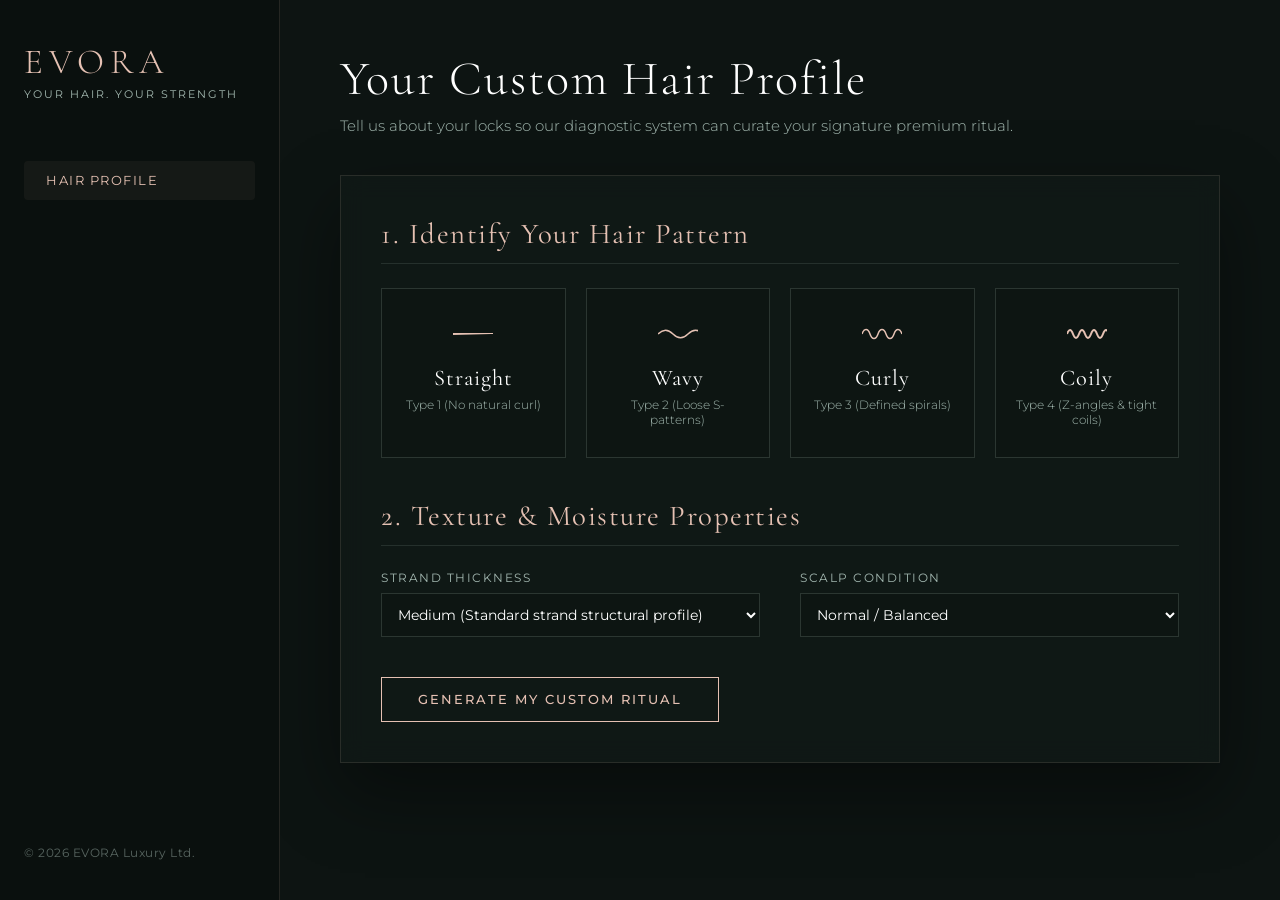
<file: evora/my_admin/templates/haircare-dashboard.html>
<!DOCTYPE html>
<html lang="en">
<head>
    <meta charset="UTF-8">
    <meta name="viewport" content="width=device-width, initial-scale=1.0">
    <title>EVORA - Haircare Dashboard</title>
    <!-- Google Fonts for Luxury Typography -->
    <link rel="preconnect" href="https://fonts.googleapis.com">
    <link rel="preconnect" href="https://fonts.gstatic.com" crossorigin>
    <link href="https://fonts.googleapis.com/css2?family=Cormorant+Garamond:wght@300;400;500&family=Montserrat:wght@300;400;500&display=swap" rel="stylesheet">

    <style>
        /* ==========================================================================
           CORE LAYOUT RESET & BRAND SYSTEM VARIABLES
           ========================================================================== */
        :root {
            --bg-dark-slate: #0d1412;
            --accent-rose-gold: #e5c1b3;
            --accent-sage-green: #a3b8b0;
            --glass-panel: rgba(21, 31, 28, 0.4);
            --border-tint: rgba(229, 193, 179, 0.12);
        }

        html, body {
            margin: 0;
            padding: 0;
            width: 100%;
            height: 100%;
            background-color: var(--bg-dark-slate);
            font-family: 'Montserrat', sans-serif;
            color: #ffffff;
            overflow-x: hidden;
        }

        * {
            box-sizing: border-box;
        }

        /* Two-column App Container Grid layout */
        .dashboard-layout {
            display: grid;
            grid-template-columns: 280px 1fr;
            min-height: 100vh;
        }

        /* ==========================================================================
           LUXURY SIDEBAR NAVIGATION
           ========================================================================== */
        .sidebar {
            background-color: rgba(10, 16, 14, 0.85);
            border-right: 1px solid var(--border-tint);
            padding: 40px 24px;
            display: flex;
            flex-direction: column;
            justify-content: space-between;
        }

        .sidebar-brand h2 {
            font-family: 'Cormorant Garamond', serif;
            font-size: 2.2rem;
            font-weight: 300;
            letter-spacing: 6px;
            color: var(--accent-rose-gold);
            margin: 0 0 4px 0;
            text-transform: uppercase;
        }

        .sidebar-brand p {
            font-size: 0.7rem;
            letter-spacing: 2px;
            color: var(--accent-sage-green);
            text-transform: uppercase;
            margin: 0;
        }

        .nav-links-wrapper {
            display: flex;
            flex-direction: column;
            gap: 16px;
            margin-top: 60px;
            flex-grow: 1;
        }

        .nav-item {
            color: rgba(255, 255, 255, 0.6);
            text-decoration: none;
            font-size: 0.8rem;
            font-weight: 400;
            text-transform: uppercase;
            letter-spacing: 1.5px;
            padding: 12px 16px;
            border-radius: 4px;
            transition: all 0.3s ease;
        }

        .nav-item:hover, .nav-item.active {
            color: var(--accent-rose-gold);
            background: rgba(229, 193, 179, 0.05);
            padding-left: 22px;
        }

        .sidebar-footer {
            font-size: 0.75rem;
            color: var(--accent-sage-green);
            opacity: 0.5;
            letter-spacing: 0.5px;
        }

        /* ==========================================================================
           MAIN CONTENT AREA & HAIRTYPE CONTROLS
           ========================================================================== */
        .main-content {
            padding: 50px 60px;
            overflow-y: auto;
            max-width: 1200px;
            width: 100%;
        }

        .welcome-header h1 {
            font-family: 'Cormorant Garamond', serif;
            font-size: 3rem;
            font-weight: 300;
            letter-spacing: 2px;
            color: #ffffff;
            margin: 0 0 8px 0;
        }

        .welcome-header p {
            font-size: 0.95rem;
            font-weight: 300;
            color: var(--accent-sage-green);
            margin: 0 0 40px 0;
        }

        /* Profile Matrix Section Card Frame */
        .profile-configuration-panel {
            background: var(--glass-panel);
            border: 1px solid var(--border-tint);
            backdrop-filter: blur(12px);
            padding: 40px;
            box-shadow: 0 30px 70px rgba(0, 0, 0, 0.4);
            margin-bottom: 40px;
        }

        .section-title {
            font-family: 'Cormorant Garamond', serif;
            font-size: 1.8rem;
            font-weight: 400;
            letter-spacing: 1.5px;
            color: var(--accent-rose-gold);
            margin-top: 0;
            margin-bottom: 24px;
            border-bottom: 1px solid rgba(163, 184, 176, 0.15);
            padding-bottom: 12px;
        }

        /* Category Grid Cards Selection Structure */
        .hairtype-grid {
            display: grid;
            grid-template-columns: repeat(auto-fit, minmax(180px, 1fr));
            gap: 20px;
            margin-bottom: 40px;
        }

        .hairtype-card {
            background: rgba(13, 20, 18, 0.6);
            border: 1px solid rgba(163, 184, 176, 0.2);
            padding: 30px 20px;
            text-align: center;
            cursor: pointer;
            transition: all 0.4s cubic-bezier(0.16, 1, 0.3, 1);
            position: relative;
        }

        /* Micro-Graphic Line representation for hair types */
        .hairtype-icon-line {
            height: 30px;
            margin: 0 auto 15px auto;
            display: flex;
            justify-content: center;
            align-items: center;
        }

        .hairtype-card h3 {
            font-family: 'Cormorant Garamond', serif;
            font-size: 1.4rem;
            font-weight: 400;
            letter-spacing: 1px;
            margin: 0 0 6px 0;
            color: #ffffff;
            transition: color 0.3s ease;
        }

        .hairtype-card p {
            font-size: 0.75rem;
            font-weight: 300;
            color: var(--accent-sage-green);
            margin: 0;
        }

        /* Interactive Select States */
        .hairtype-card:hover {
            border-color: rgba(229, 193, 179, 0.4);
            transform: translateY(-4px);
        }

        .hairtype-card.selected {
            border-color: var(--accent-rose-gold);
            background: rgba(229, 193, 179, 0.04);
            box-shadow: 0 10px 30px rgba(229, 193, 179, 0.05);
        }

        .hairtype-card.selected h3 {
            color: var(--accent-rose-gold);
        }

        /* Secondary Attribute Controls Layout */
        .attribute-row {
            display: grid;
            grid-template-columns: 1fr 1fr;
            gap: 40px;
        }

        .select-wrapper {
            display: flex;
            flex-direction: column;
            gap: 8px;
        }

        .select-wrapper label {
            font-size: 0.75rem;
            text-transform: uppercase;
            letter-spacing: 1.5px;
            color: var(--accent-sage-green);
        }

        .select-wrapper select {
            width: 100%;
            background: rgba(13, 20, 18, 0.6);
            border: 1px solid rgba(163, 184, 176, 0.2);
            padding: 12px;
            color: #ffffff;
            font-family: 'Montserrat', sans-serif;
            font-size: 0.85rem;
            outline: none;
            cursor: pointer;
            transition: border-color 0.3s ease;
        }

        .select-wrapper select:focus {
            border-color: var(--accent-rose-gold);
        }

        /* Form Confirmation Call-To-Action Primary Button */
        .save-profile-btn {
            background: transparent;
            border: 1px solid var(--accent-rose-gold);
            color: var(--accent-rose-gold);
            padding: 14px 36px;
            font-family: 'Montserrat', sans-serif;
            font-size: 0.8rem;
            font-weight: 500;
            text-transform: uppercase;
            letter-spacing: 2px;
            cursor: pointer;
            margin-top: 40px;
            display: inline-block;
            transition: all 0.4s ease;
        }

        .save-profile-btn:hover {
            background: var(--accent-rose-gold);
            color: var(--bg-dark-slate);
            box-shadow: 0 10px 30px rgba(229, 193, 179, 0.15);
        }

        /* ==========================================================================
           RESPONSIVE VIEWPORT BREAKDOWNS
           ========================================================================== */
        @media (max-width: 900px) {
            .dashboard-layout {
                grid-template-columns: 1fr;
            }
            .sidebar {
                display: none; /* Hide standard sidebar on smaller devices */
            }
            .main-content {
                padding: 40px 24px;
            }
            .attribute-row {
                grid-template-columns: 1fr;
                gap: 20px;
            }
        }
    </style>
</head>
<body>

<div class="dashboard-layout">

    <!-- Left Navigation Ecosystem Anchor -->
    <aside class="sidebar">
        <div class="sidebar-top">
            <div class="sidebar-brand">
                <h2>EVORA</h2>
                <p>Your Hair. Your Strength</p>
            </div>
            <nav class="nav-links-wrapper">
                <a href="#hairtype" class="nav-item active">Hair Profile</a>
            </nav>
        </div>
        <div class="sidebar-footer">
            &copy; 2026 EVORA Luxury Ltd.
        </div>
    </aside>

    <!-- Right Interaction Space Panel -->
    <main class="main-content">
        <header class="welcome-header">
            <h1>Your Custom Hair Profile</h1>
            <p>Tell us about your locks so our diagnostic system can curate your signature premium ritual.</p>
        </header>

        <section class="profile-configuration-panel">
            <h2 class="section-title">1. Identify Your Hair Pattern</h2>

            <div class="hairtype-grid" id="patternGrid">
                <!-- Type 1: Straight -->
                <div class="hairtype-card" data-hairtype="straight">
                    <div class="hairtype-icon-line">
                        <svg width="40" height="2" viewBox="0 0 40 2" fill="none"><line y1="1" x2="40" y1="1" stroke="#e5c1b3" stroke-width="2"/></svg>
                    </div>
                    <h3>Straight</h3>
                    <p>Type 1 (No natural curl)</p>
                </div>

                <!-- Type 2: Wavy -->
                <div class="hairtype-card" data-hairtype="wavy">
                    <div class="hairtype-icon-line">
                        <svg width="40" height="12" viewBox="0 0 40 12" fill="none"><path d="M0 6C5 1 10 1 15 6C20 11 25 11 30 6C35 1 40 1 45 6" stroke="#e5c1b3" stroke-width="1.5"/></svg>
                    </div>
                    <h3>Wavy</h3>
                    <p>Type 2 (Loose S-patterns)</p>
                </div>

                <!-- Type 3: Curly -->
                <div class="hairtype-card" data-hairtype="curly">
                    <div class="hairtype-icon-line">
                        <svg width="40" height="16" viewBox="0 0 40 16" fill="none"><path d="M0 8C2 2 6 2 8 8C10 14 14 14 16 8C18 2 22 2 24 8C26 14 30 14 32 8C34 2 38 2 40 8" stroke="#e5c1b3" stroke-width="1.5"/></svg>
                    </div>
                    <h3>Curly</h3>
                    <p>Type 3 (Defined spirals)</p>
                </div>

                <!-- Type 4: Coily -->
                <div class="hairtype-card" data-hairtype="coily">
                    <div class="hairtype-icon-line">
                        <svg width="40" height="16" viewBox="0 0 40 16" fill="none"><path d="M0 8Q3 0 6 8T12 8T18 8T24 8T30 8T36 8T42 8" stroke="#e5c1b3" stroke-width="2"/></svg>
                    </div>
                    <h3>Coily</h3>
                    <p>Type 4 (Z-angles & tight coils)</p>
                </div>
            </div>

            <h2 class="section-title">2. Texture & Moisture Properties</h2>

            <div class="attribute-row">
                <!-- Hair Strand Strand Width -->
                <div class="select-wrapper">
                    <label for="hairStrand">Strand Thickness</label>
                    <select id="hairStrand">
                        <option value="fine">Fine (Delicate, easily weighed down)</option>
                        <option value="medium" selected>Medium (Standard strand structural profile)</option>
                        <option value="coarse">Coarse (Thick diameter, high density strength)</option>
                    </select>
                </div>

                <!-- Scalp Oil Activity Selection -->
                <div class="select-wrapper">
                    <label for="scalpType">Scalp Condition</label>
                    <select id="scalpType">
                        <option value="dry">Dry / Flaky (Needs hyper-hydration lipids)</option>
                        <option value="balanced" selected>Normal / Balanced</option>
                        <option value="oily">Oily (Requires dynamic clarifying sebum regulation)</option>
                    </select>
                </div>
            </div>

            <button class="save-profile-btn" onclick="processHairDiagnostic()">
                Generate My Custom Ritual
            </button>
        </section>
    </main>
</div>

<script>
    // Handle Interactive Dynamic Selection on the Hair Pattern Cards Matrix Grid
    const cards = document.querySelectorAll('.hairtype-card');
    let selectedHairType = "";

    cards.forEach(card => {
        card.addEventListener('click', () => {
            // Remove previous selections
            cards.forEach(c => c.classList.remove('selected'));

            // Activate current card
            card.classList.add('selected');
            selectedHairType = card.getAttribute('data-hairtype');
        });
    });

    // Handle Form Processing Data Submissions
    function processHairDiagnostic() {
        if (!selectedHairType) {
            alert("Please select a structural pattern category (Straight, Wavy, Curly, or Coily) to finalize your diagnostic tracking layout profile.");
            return;
        }

        const thickness = document.getElementById('hairStrand').value;
        const scalp = document.getElementById('scalpType').value;

        // Redirect directly using Django's URL template tag template configuration
        // This automatically builds the dynamic query string path: /haircare-dashboard/products/?pattern=straight&thickness=fine&scalp=balanced
        window.location.href = "{% url 'haircare-products' %}?pattern=" + selectedHairType + "&thickness=" + thickness + "&scalp=" + scalp;
    }
</script>

</body>
</html>
</file>
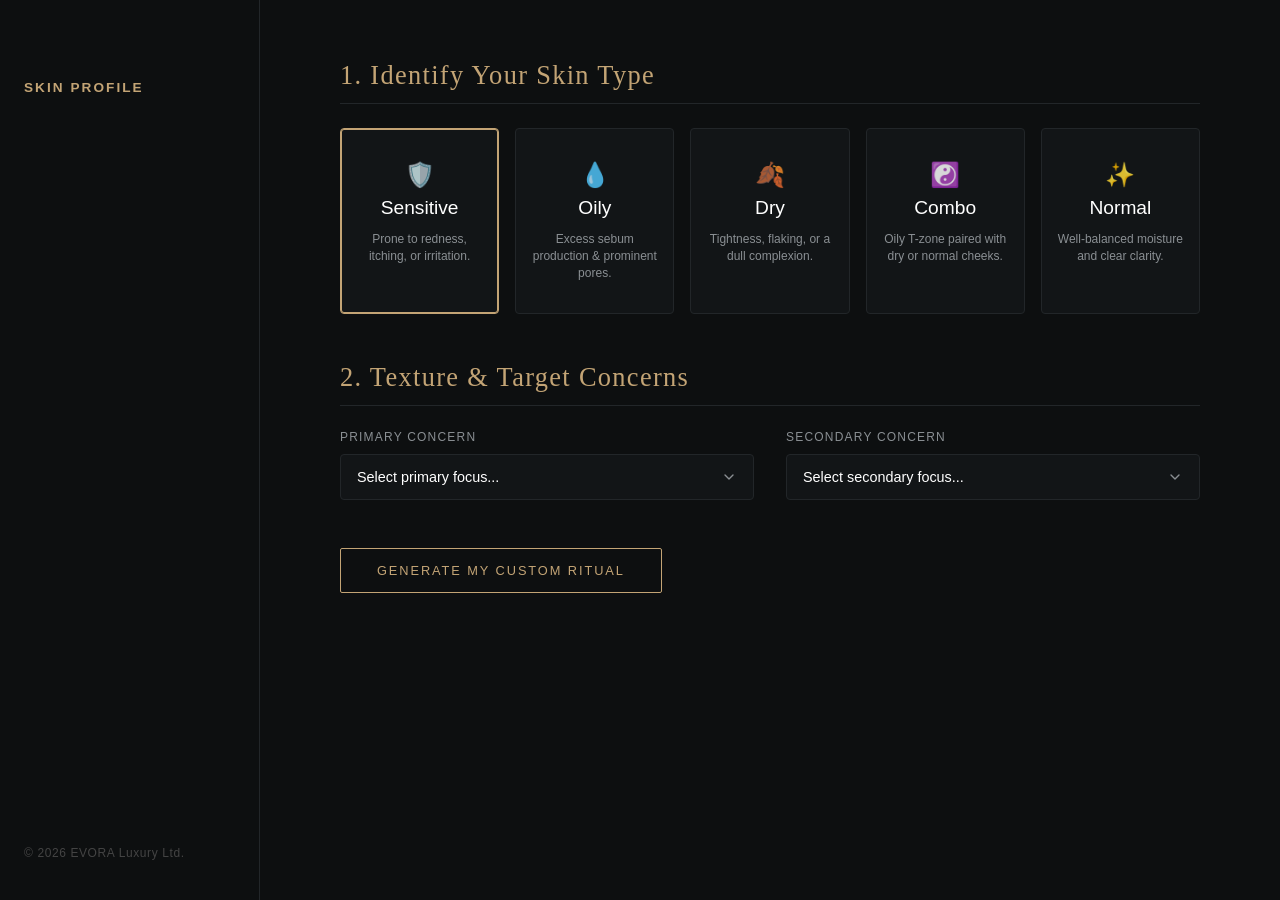
<file: evora/my_admin/templates/skincare-dashboard.html>
<!DOCTYPE html>
<html lang="en">
<head>
    <meta charset="UTF-8">
    <meta name="viewport" content="width=device-width, initial-scale=1.0">
    <title>EVORA - Skincare Dashboard</title>
    <style>
        :root {
            --bg-dark: #0d0f10;
            --panel-dark: #121517;
            --border-color: #222629;
            --text-primary: #ffffff;
            --text-muted: #8a8f93;
            --accent-gold: #c3a475;
            --card-hover: #181c1f;
        }

        * {
            box-sizing: border-box;
            margin: 0;
            padding: 0;
        }

        body {
            background-color: var(--bg-dark);
            color: var(--text-primary);
            font-family: -apple-system, BlinkMacSystemFont, "Segoe UI", Roboto, sans-serif;
            display: flex;
            min-height: 100vh;
        }

        /* Serif Accent Typography */
        h1, h2, .serif-text {
            font-family: "Playfair Display", "Georgia", serif;
            font-weight: 400;
            letter-spacing: 0.05em;
        }

        /* --- SIDEBAR LAYOUT --- */
        .sidebar {
            width: 260px;
            background-color: var(--bg-dark);
            border-right: 1px solid var(--border-color);
            padding: 40px 24px;
            display: flex;
            flex-direction: column;
            justify-content: space-between;
            flex-shrink: 0;
        }

        .nav-links {
            display: flex;
            flex-direction: column;
            gap: 24px;
            margin-top: 40px;
        }

        .nav-item {
            color: var(--text-muted);
            text-decoration: none;
            font-size: 0.85rem;
            letter-spacing: 0.15em;
            text-transform: uppercase;
            transition: color 0.2s ease;
        }

        .nav-item:hover, .nav-item.active {
            color: var(--accent-gold);
        }

        .nav-item.active {
            font-weight: 600;
        }

        .sidebar-footer {
            color: #444;
            font-size: 0.75rem;
            letter-spacing: 0.05em;
        }

        /* --- MAIN CONTENT LAYOUT --- */
        .main-container {
            flex-grow: 1;
            padding: 60px 80px;
            max-width: 1100px;
        }

        .section-container {
            margin-bottom: 48px;
        }

        .section-title {
            font-size: 1.65rem;
            color: var(--accent-gold);
            margin-bottom: 24px;
            border-bottom: 1px solid var(--border-color);
            padding-bottom: 12px;
        }

        /* --- SECTION 1: SKIN TYPE CARDS --- */
        .cards-grid {
            display: grid;
            grid-template-columns: repeat(5, 1fr);
            gap: 16px;
        }

        .card {
            background-color: var(--panel-dark);
            border: 1px solid var(--border-color);
            border-radius: 4px;
            padding: 32px 16px;
            text-align: center;
            cursor: pointer;
            transition: all 0.3s ease;
            display: flex;
            flex-direction: column;
            align-items: center;
            gap: 12px;
        }

        .card:hover {
            background-color: var(--card-hover);
            border-color: var(--text-muted);
        }

        .card.active {
            border-color: var(--accent-gold);
            box-shadow: inset 0 0 0 1px var(--accent-gold);
        }

        .card-icon {
            font-size: 1.5rem;
            color: var(--accent-gold);
            height: 24px;
            opacity: 0.85;
        }

        .card-title {
            font-size: 1.2rem;
            color: #ffffff;
        }

        .card-desc {
            font-size: 0.75rem;
            color: var(--text-muted);
            line-height: 1.4;
        }

        /* --- SECTION 2: CONCERNS DROPDOWNS --- */
        .dropdowns-grid {
            display: grid;
            grid-template-columns: repeat(2, 1fr);
            gap: 24px 32px;
        }

        .form-group {
            display: flex;
            flex-direction: column;
            gap: 10px;
        }

        .form-label {
            font-size: 0.75rem;
            letter-spacing: 0.1em;
            color: var(--text-muted);
            text-transform: uppercase;
        }

        .custom-select {
            background-color: var(--panel-dark);
            color: var(--text-primary);
            border: 1px solid var(--border-color);
            border-radius: 4px;
            padding: 14px 16px;
            font-size: 0.9rem;
            outline: none;
            cursor: pointer;
            width: 100%;
            appearance: none;
            background-image: url("data:image/svg+xml;charset=UTF-8,%3csvg xmlns='http://www.w3.org/2000/svg' viewBox='0 0 24 24' fill='none' stroke='%238a8f93' stroke-width='2' stroke-linecap='round' stroke-linejoin='round'%3e%3cpolyline points='6 9 12 15 18 9'%3e%3c/polyline%3e%3c/svg%3e");
            background-repeat: no-repeat;
            background-position: right 16px center;
            background-size: 16px;
        }

        .custom-select:focus {
            border-color: var(--accent-gold);
        }

        /* --- CALL TO ACTION BUTTON --- */
        .action-container {
            margin-top: 40px;
        }

        .btn-submit {
            background-color: transparent;
            color: var(--accent-gold);
            border: 1px solid var(--accent-gold);
            padding: 14px 36px;
            font-size: 0.8rem;
            letter-spacing: 0.15em;
            text-transform: uppercase;
            cursor: pointer;
            transition: all 0.3s ease;
            border-radius: 2px;
        }

        .btn-submit:hover {
            background-color: var(--accent-gold);
            color: var(--bg-dark);
        }
    </style>
</head>
<body>

    <aside class="sidebar">
        <div>
            <nav class="nav-links">
                <a href="#skin-profile" class="nav-item active">Skin Profile</a>
            </nav>
        </div>
        <div class="sidebar-footer">
            &copy; 2026 EVORA Luxury Ltd.
        </div>
    </aside>

    <main class="main-container">
        <form id="skincare-profile-form" method="GET" action="/skincare-products/">

            <input type="hidden" id="skin-type-tracker" name="skin_type" value="sensitive">

            <section class="section-container">
                <h2 class="section-title">1. Identify Your Skin Type</h2>
                <div class="cards-grid">

                    <div class="card active" data-type="sensitive" onclick="selectCard(this)">
                        <div class="card-icon">🛡️</div>
                        <div class="card-title">Sensitive</div>
                        <div class="card-desc">Prone to redness, itching, or irritation.</div>
                    </div>

                    <div class="card" data-type="oily" onclick="selectCard(this)">
                        <div class="card-icon">💧</div>
                        <div class="card-title">Oily</div>
                        <div class="card-desc">Excess sebum production & prominent pores.</div>
                    </div>

                    <div class="card" data-type="dry" onclick="selectCard(this)">
                        <div class="card-icon">🍂</div>
                        <div class="card-title">Dry</div>
                        <div class="card-desc">Tightness, flaking, or a dull complexion.</div>
                    </div>

                    <div class="card" data-type="combo" onclick="selectCard(this)">
                        <div class="card-icon">☯️</div>
                        <div class="card-title">Combo</div>
                        <div class="card-desc">Oily T-zone paired with dry or normal cheeks.</div>
                    </div>

                    <div class="card" data-type="normal" onclick="selectCard(this)">
                        <div class="card-icon">✨</div>
                        <div class="card-title">Normal</div>
                        <div class="card-desc">Well-balanced moisture and clear clarity.</div>
                    </div>

                </div>
            </section>

            <section class="section-container">
                <h2 class="section-title">2. Texture & Target Concerns</h2>
                <div class="dropdowns-grid">

                    <div class="form-group">
                        <label class="form-label" for="primary-concern">Primary Concern</label>
                        <select id="primary-concern" name="primary_concern" class="custom-select">
                            <option value="">Select primary focus...</option>
                            <option value="acne">Acne / Pimples</option>
                            <option value="pigmentation">Pigmentation</option>
                            <option value="fine-lines">Fine Lines</option>
                        </select>
                    </div>

                    <div class="form-group">
                        <label class="form-label" for="secondary-concern">Secondary Concern</label>
                        <select id="secondary-concern" name="secondary_concern" class="custom-select">
                            <option value="">Select secondary focus...</option>
                            <option value="under-eye">Under Eye Circles</option>
                            <option value="dullness">Dull Skin</option>
                        </select>
                    </div>

                </div>
            </section>

            <div class="action-container">
                <button type="submit" class="btn-submit">Generate My Custom Ritual</button>
            </div>

        </form>
    </main>

    <script>
        // Interactive card selection helper linked directly with hidden query parameter tracker
        function selectCard(selectedElement) {
            const cards = document.querySelectorAll('.card');
            cards.forEach(card => card.classList.remove('active'));
            selectedElement.classList.add('active');

            // Sync the active card identity string context safely to your form input field
            const skinType = selectedElement.getAttribute('data-type');
            document.getElementById('skin-type-tracker').value = skinType;
        }
    </script>
</body>
</html>
</file>
